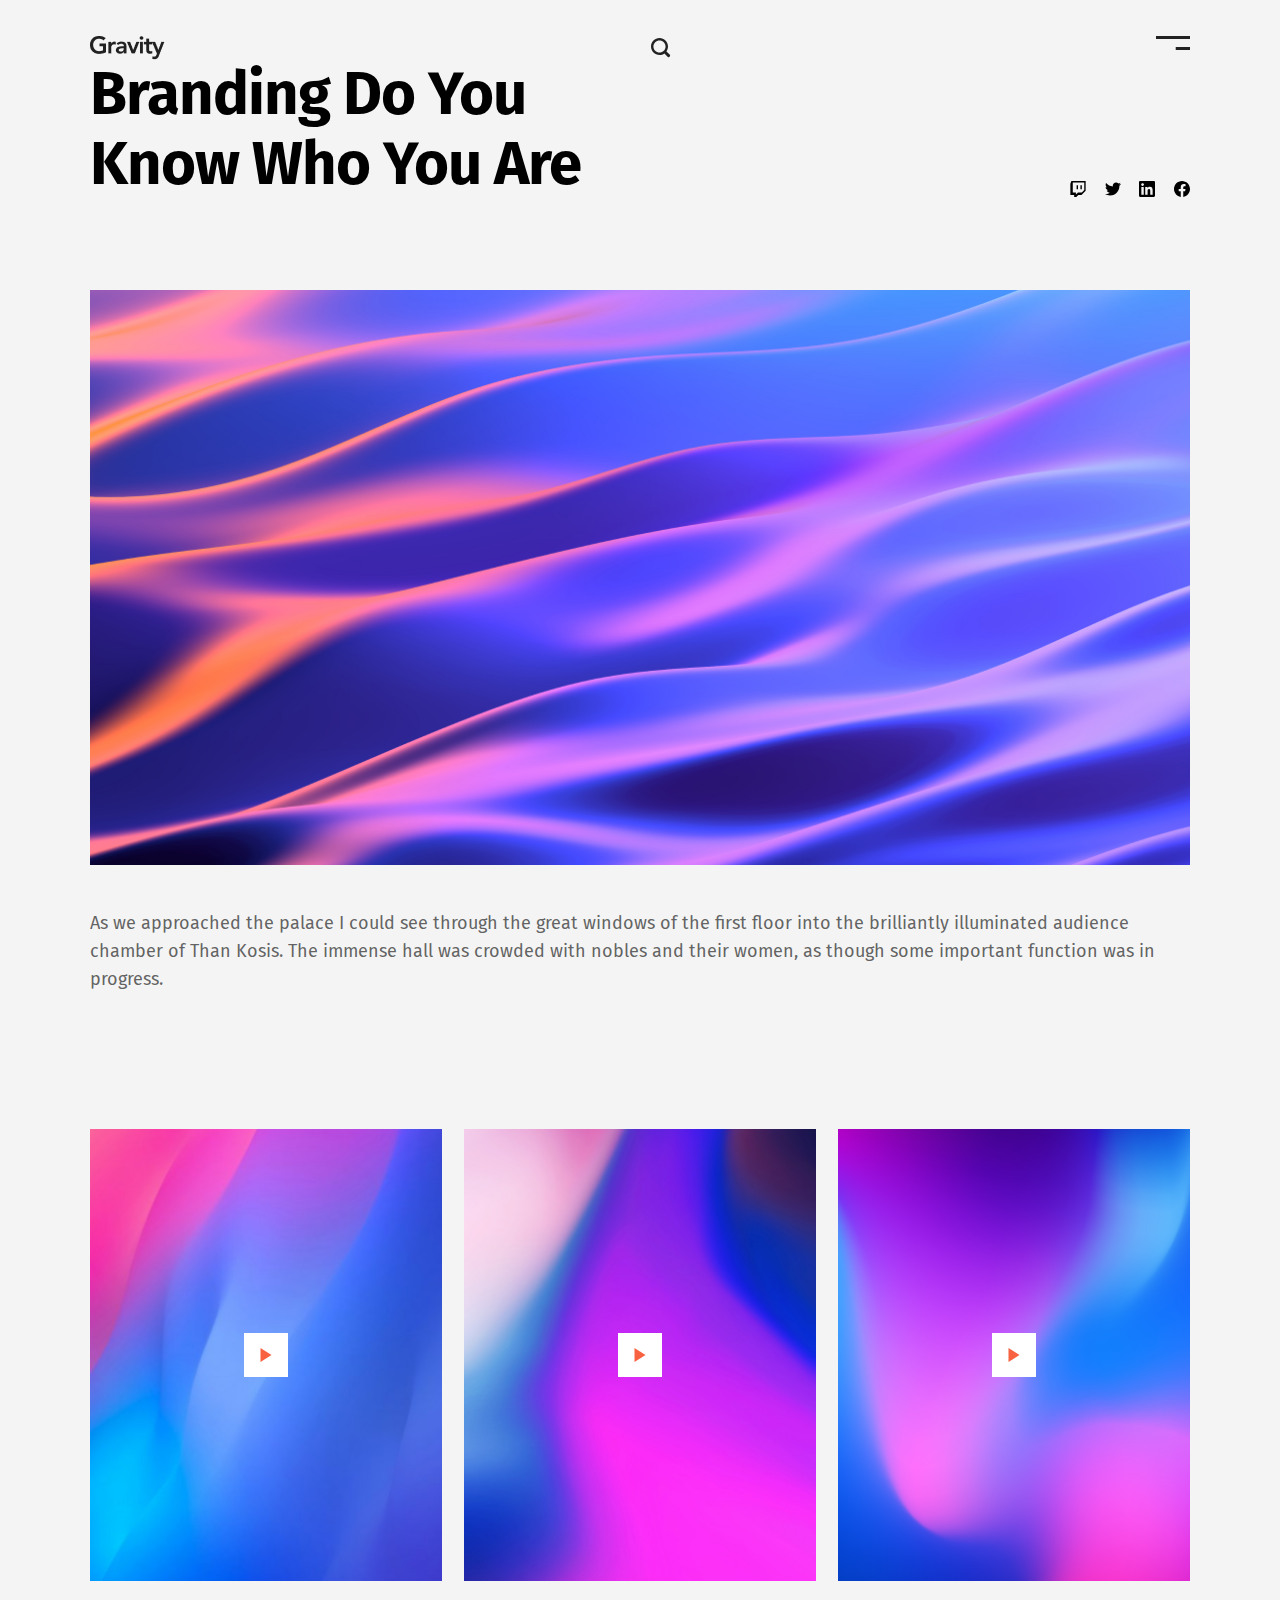
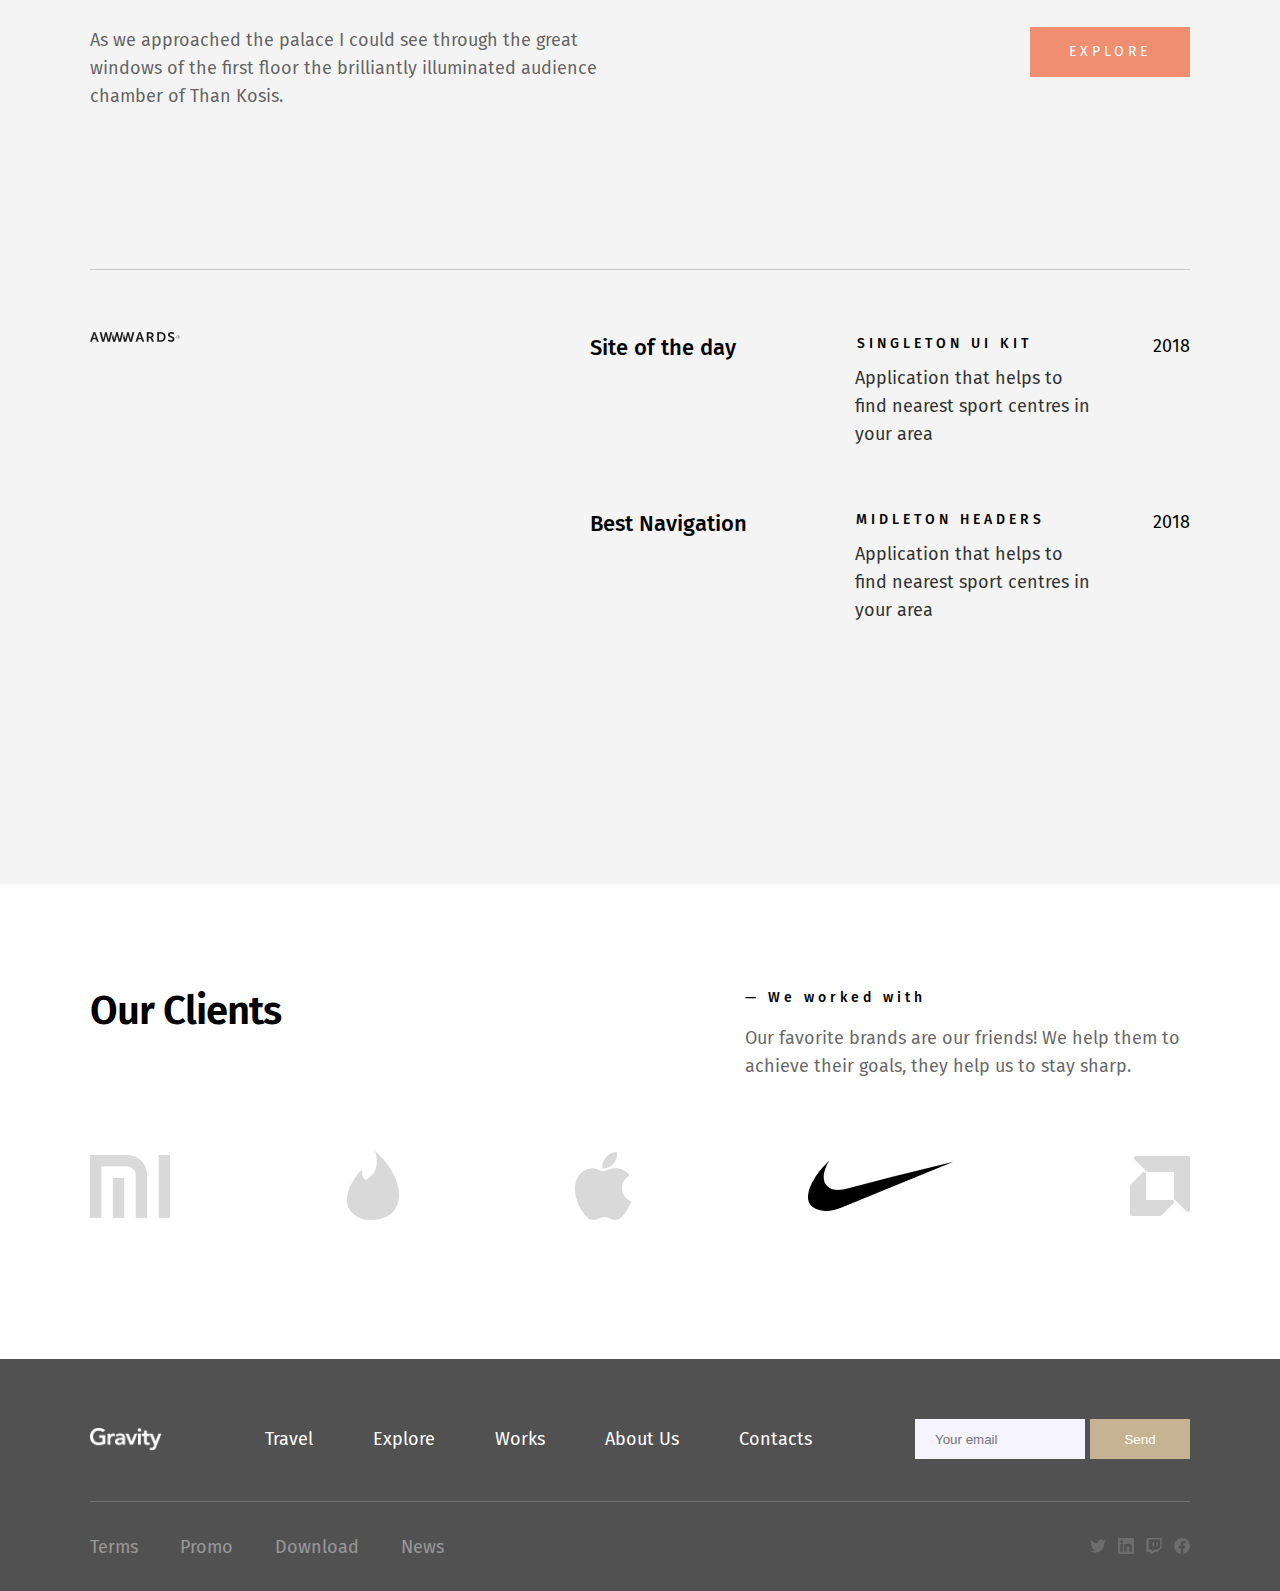
<file: work-details.html>
<!DOCTYPE html>
<html lang="en">
  <head>
    <meta charset="UTF-8" />
    <meta name="viewport" content="width=device-width, initial-scale=1.0" />
    <meta http-equiv="X-UA-Compatible" content="ie=edge" />

    <title>Graviry - Work Details</title>

    <link
      href="https://fonts.googleapis.com/css?family=Fira+Sans:400,500,600,700&display=swap"
      rel="stylesheet"
    />

    <link rel="stylesheet" href="/css/reset.css" />
    <link rel="stylesheet" href="/css/function.css" />
    <link rel="stylesheet" href="/css/base.css" />
    <link rel="stylesheet" href="/css/header.css" />
    <link rel="stylesheet" href="/css/featured.css" />
    <link rel="stylesheet" href="/css/explore.css" />
    <link rel="stylesheet" href="/css/awards.css" />
    <link rel="stylesheet" href="/css/our-clients.css" />
    <link rel="stylesheet" href="/css/footer.css" />
  </head>

  <body>
    <header class="header container">
      <img src="/img/logo.png" alt="Logo da Gravity" />
      <img src="/img/search-icon.svg" alt="Ícone de busca" />
      <a class="menu" href="">
        <span class="content">Menu</span>
      </a>
    </header>

    <section class="featured container">
      <h1 class="title">Branding Do You Know Who You Are</h1>
      <ul class="social">
        <li class="item">
          <a
            href="https://twitch.tv/marcobrunobr"
            target="_blank"
            rel="noopener noreferrer"
            class="action"
            ><img src="/img/icon-twitch.svg" alt="Twitch icon" class="icon"
          /></a>
        </li>
        <li class="item">
          <a
            href="https://twiteter.com/marcobrunobr"
            target="_blank"
            rel="noopener noreferrer"
            class="action"
            ><img src="/img/icon-twitter.svg" alt="Twitter icon" class="icon"
          /></a>
        </li>
        <li class="item">
          <a
            href="https://www.linkedin.com/in/marcobrunobr"
            target="_blank"
            rel="noopener noreferrer"
            class="action"
            ><img src="/img/icon-linkedin.svg" alt="Linkedin icon" class="icon"
          /></a>
        </li>
        <li class="item">
          <a
            href="https://facebook.com/marco.bruno.br"
            target="_blank"
            rel="noopener noreferrer"
            class="action"
            ><img src="/img/icon-facebook.svg" alt="Facebook icon" class="icon"
          /></a>
        </li>
      </ul>
      <figure class="wrapper-photo">
        <img src="/img/featured.png" alt="Placeholder" class="photo" />
        <figcaption class="caption">
          As we approached the palace I could see through the great windows of
          the first floor into the brilliantly illuminated audience chamber of
          Than Kosis. The immense hall was crowded with nobles and their women,
          as though some important function was in progress.
        </figcaption>
      </figure>
    </section>

    <section class="explore container">
      <ol class="images">
        <li class="item">
          <img src="/img/explore-1.png" alt="Explore 1" class="photo" />
        </li>
        <li class="item">
          <img src="/img/explore-2.png" alt="Explore 2" class="photo" />
        </li>
        <li class="item">
          <img src="/img/explore-3.png" alt="Explore 3" class="photo" />
        </li>
      </ol>
      <p class="description">
        As we approached the palace I could see through the great windows of the
        first floor the brilliantly illuminated audience chamber of Than Kosis.
      </p>
      <a href="#to-do" class="button">Explore</a>
    </section>

    <section class="awards container">
      <img src="/img/awards.png" alt="Logo Awards" class="logo" />

      <dl class="award">
        <dt class="title">Site of the day</dt>
        <dt class="subtitle">Singleton UI Kit</dt>
        <dd class="year">2018</dd>
        <dd class="description">
          Application that helps to find nearest sport centres in your area
        </dd>
      </dl>

      <dl class="award">
        <dt class="title">Best Navigation</dt>
        <dt class="subtitle">Midleton Headers</dt>
        <dd class="year">2018</dd>
        <dd class="description">
          Application that helps to find nearest sport centres in your area
        </dd>
      </dl>
    </section>

    <section class="wrapper-our-clients">
      <div class="our-clients container">
        <h1 class="title">Our Clients</h1>
        <h2 class="subtitle">— We worked with</h2>
        <p class="description">
          Our favorite brands are our friends! We help them to achieve their
          goals, they help us to stay sharp.
        </p>

        <ul class="clients">
          <li class="client">
            <a href="https://www.mi.com/global" class="action"
              ><img src="img/xiaomi.png" alt="Logo da Xiaomi" class="logo"
            /></a>
          </li>
          <li class="client">
            <a href="https://tinder.com/?lang=en" class="action"
              ><img src="img/tinder.png" alt="Logo da Tinder" class="logo"
            /></a>
          </li>
          <li class="client">
            <a href="https://www.apple.com/" class="action"
              ><img src="img/apple.png" alt="Logo da Apple" class="logo"
            /></a>
          </li>
          <li class="client">
            <a href="https://www.nike.com/pt/en" class="action"
              ><img src="img/nike.png" alt="Logo da Nike" class="logo"
            /></a>
          </li>
          <li class="client">
            <a href="https://www.amd.com/en" class="action"
              ><img src="img/amd.png" alt="Logo da AMD" class="logo"
            /></a>
          </li>
        </ul>
      </div>
    </section>

    <footer class="footer">
      <section class="first container">
        <img class="logo" src="img/logo-light.png" alt="Logo da Gravity" />

        <ul class="list">
          <li class="item">
            <a href="#" class="action">Travel</a>
          </li>
          <li class="item">
            <a href="#" class="action">Explore</a>
          </li>
          <li class="item">
            <a href="#" class="action">Works</a>
          </li>
          <li class="item">
            <a href="#" class="action">About Us</a>
          </li>
          <li class="item">
            <a href="#" class="action">Contacts</a>
          </li>
        </ul>

        <form action="" class="newletter">
          <input type="email" class="email" placeholder="Your email" />
          <input type="submit" value="Send" class="button" />
        </form>
      </section>

      <section class="second container">
        <ul class="list">
          <li class="item"><a href="#" class="action">Terms</a></li>
          <li class="item"><a href="#" class="action">Promo</a></li>
          <li class="item"><a href="#" class="action">Download</a></li>
          <li class="item"><a href="#" class="action">News</a></li>
        </ul>
        <ul class="social">
          <li class="item">
            <a href="https://twitter.com/marcobrunobr" class="action"
              >Twitter Marco Bruno</a
            >
          </li>
          <li class="item">
            <a href="http://linkedin.com/in/marcobrunobr" class="action"
              >Linkedin Marco Bruno</a
            >
          </li>
          <li class="item">
            <a href="http://twitch.tv/marcobrunobr" class="action"
              >Twitch Marco Bruno</a
            >
          </li>
          <li class="item">
            <a href="https://www.facebook.com/marco.bruno.br" class="action"
              >Facebook Marco Bruno</a
            >
          </li>
        </ul>
      </section>
    </footer>
  </body>
</html>
</file>
<file: css/function.css>
.container {
  max-width: 1100px;
  width: 95%;
  margin-left: auto;
  margin-right: auto;
}
</file>
<file: css/base.css>
body {
  font-family: "Fira Sans", sans-serif;
  background-color: #f4f4f4;
  min-width: 290px;
}

p {
  color: rgba(34, 34, 34, 0.7);
  font-size: 18px;
  line-height: 1.555em;
}
</file>
<file: css/header.css>
.header {
  display: flex;
  justify-content: space-between;
  padding-top: 4vh;
}

.menu {
  position: relative;
  width: 34px;
  height: 14px;
}

.menu .content {
  display: block;
  text-indent: -9999px;
}

.menu::before,
.menu::after {
  content: "";
  position: absolute;
  width: 100%;
  height: 3px;
  transform-origin: right center;
  background-color: #222;
}

.menu::after {
  right: 0;
  bottom: 0;
  transform: scaleX(0.42);
}

.menu:hover::before {
  animation: small 550ms linear reverse infinite;
}

.menu:hover::after {
  animation: big 550ms linear infinite;
}

@keyframes big {
  33% {
    transform: scaleX(0.33);
  }
  66% {
    transform: scaleX(1.2);
  }
  100% {
    transform: scaleX(0.42);
  }
}

@keyframes small {
  33% {
    transform: scaleX(0.33);
  }
  66% {
    transform: scaleX(1.2);
  }
  100% {
    transform: scaleX(1);
  }
}
</file>
<file: css/featured.css>
.featured {
  display: flex;
  flex-wrap: wrap;
  justify-content: space-between;
  margin-bottom: 135px;
}

.featured .title {
  font-size: 60px;
  line-height: 1.166em;
  letter-spacing: -1px;
  font-weight: bold;
  width: 540px;
}

.featured .social {
  display: flex;
  align-self: flex-end;
  width: 120px;
  justify-content: space-between;
}

.featured .icon {
  width: 16px;
}

.featured .wrapper-photo {
  margin-top: 90px;
}

.featured .photo {
  width: 100%;
  margin-bottom: 42px;
}

.featured .caption {
  color: rgba(34, 34, 34, 0.7);
  line-height: 1.555em;
  font-size: 18px;
}

/* 0 - 800 pixel de tela */
@media (max-width: 800px) {
  .featured .title {
    width: 60vw;
    font-size: 54px;
  }
}

@media (max-width: 740px) {
  .featured .title {
    font-size: 48px;
  }
}

@media (max-width: 650px) {
  .featured .title {
    font-size: 42px;
  }
}

@media (max-width: 570px) {
  .featured .title {
    width: 100%;
    margin-bottom: 25px;
  }

  .featured .social {
    margin-left: auto;
    margin-right: auto;
  }

  .featured .wrapper-photo {
    margin-top: 45px;
  }

  .featured .photo {
    margin-bottom: 20px;
  }
}

@media (max-width: 360px) {
  .featured .title {
    font-size: 34px;
  }
}
</file>
<file: css/explore.css>
.explore {
  display: flex;
  flex-wrap: wrap;
  justify-content: space-between;
  margin-bottom: 158px;
}

.explore .images {
  display: flex;
  width: 100%;
  justify-content: space-between;
  margin-bottom: 46px;
}

.explore .item {
  display: flex;
  justify-content: center;
  align-items: center;
  width: 32%;
}

.explore .item::before {
  content: "";
  display: block;
  width: 3.4vw;
  height: 3.4vw;
  background-color: #ffffff;
  position: absolute;
  min-width: 40px;
  min-height: 40px;
}

.explore .item::after {
  content: "";
  border: 11px solid transparent;
  border-top-width: 7px;
  border-bottom-width: 7px;
  border-left-color: #f96241;
  position: absolute;
  transform: translateX(25%);
}

.explore .photo {
  width: 100%;
}

.explore .description {
  width: 540px;
}

.explore .button {
  display: flex;
  justify-content: center;
  align-items: center;
  background-color: #ef8e70;
  width: 160px;
  height: 50px;
  text-decoration: none;
  color: #fff;
  font-size: 14px;
  line-height: 1em;
  text-transform: uppercase;
  letter-spacing: 4px;
}

@media (max-width: 800px) {
  .explore {
    margin-bottom: 80px;
  }

  .explore .images {
    margin-bottom: 25px;
  }

  .explore .description {
    width: 100%;
    margin-bottom: 20px;
  }

  .explore .button {
    margin-left: auto;
    margin-right: auto;
  }
}

@media (max-width: 350px) {
  .explore .images {
    flex-direction: column;
  }

  .explore .item {
    width: 100%;
    margin-bottom: 20px;
  }

  .explore .item::before {
    width: 65px;
    height: 65px;
  }
}
</file>
<file: css/awards.css>
.awards {
  display: flex;
  flex-wrap: wrap;
  justify-content: flex-end;
  position: relative;
  margin-bottom: 200px;
  padding-top: 62px;
  border-top: 1px solid rgba(34, 34, 34, 0.2);
}

.award {
  display: inline-flex;
  flex-wrap: wrap;
  max-width: 600px;
  justify-content: space-between;
  margin-bottom: 60px;
}

.awards .logo {
  position: absolute;
  top: 62px;
  left: 0;
}

.awards .title {
  font-size: 22px;
  line-height: 32px;
  font-weight: 500;
}

.awards .subtitle {
  font-size: 14px;
  font-weight: 500;
  line-height: 24px;
  letter-spacing: 4px;
  text-transform: uppercase;
}

.awards .year {
  font-size: 18px;
  line-height: 28px;
}

.awards .description {
  box-sizing: border-box;
  width: 100%;
  padding-left: 265px;
  padding-right: 100px;
  font-size: 18px;
  line-height: 28px;
  opacity: 0.8;
}
</file>
<file: css/our-clients.css>
.wrapper-our-clients {
  padding-top: 102px;
  padding-bottom: 135px;
  background-color: #fff;
}

.our-clients > .title {
  font-size: 40px;
  font-weight: 600;
  line-height: 50px;
  letter-spacing: -1px;
  float: left;
}

.our-clients > .subtitle {
  font-size: 14px;
  font-weight: 500;
  line-height: 24px;
  letter-spacing: 4px;
  margin-bottom: 15px;
}

.our-clients > .description {
  clear: right;
  margin-bottom: 70px;
}

.our-clients > .subtitle,
.our-clients > .description {
  width: 445px;
  float: right;
}

.our-clients > .clients {
  clear: both;
  display: flex;
  justify-content: space-between;
  align-items: center;
}

@media (max-width: 800px) {
  .our-clients > .title,
  .our-clients > .subtitle,
  .our-clients > .description {
    float: none;
    width: auto;
  }

  .our-clients > .description {
    width: 100%;
  }
}

@media (max-width: 680px) {
  .our-clients > .clients {
    flex-wrap: wrap;
  }

  .our-clients .client {
    display: flex;
    justify-content: center;
    width: 33%;
  }

  .our-clients .client:nth-child(n + 4) {
    width: 50%;
    margin-top: 40px;
  }
}

@media (max-width: 380px) {
  .our-clients .client {
    width: 50%;
  }

  .our-clients .client:last-child {
    width: 100%;
  }
}

@media (max-width: 350px) {
  .our-clients .client:nth-child(n) {
    width: 100%;
  }

  .our-clients .client:not(:last-child) {
    margin-bottom: 40px;
  }
}
</file>
<file: css/footer.css>
.footer {
  background-color: #515151;
  color: #fff;
  font-size: 18px;
  padding-top: 60px;
  padding-bottom: 35px;
}

.footer .first {
  display: flex;
  justify-content: space-between;
  align-items: center;
}

.footer .first .logo {
  height: 23px;
}

.footer .first .list {
  display: flex;
}

.footer .first .item {
  line-height: 28px;
}

.footer .first .item:not(:last-child) {
  margin-right: 60px;
}

.footer .first .action {
  color: inherit;
  text-decoration: none;
}

.footer .first .email {
  box-sizing: border-box;
  background-color: #f5f4ff;
  width: 170px;
  height: 40px;
  border: none;
  padding: 0 0 0 20px;
}

.footer .first .button {
  background-color: #c6b393;
  color: #fff;
  border: none;
  width: 100px;
  height: 40px;
}

.footer .second {
  display: flex;
  justify-content: space-between;
  margin-top: 42px;
  border-top: 1px solid rgba(255, 255, 255, 0.2);
  padding-top: 36px;
}

.footer .second .action {
  color: inherit;
  opacity: 0.4;
  text-decoration: none;
}

.footer .second .list {
  display: flex;
}

.footer .second .item:not(:last-child) {
  margin-right: 42px;
}

.footer .social {
  display: flex;
}

.footer .social .item:not(:last-child) {
  margin-right: 12px;
}

.footer .social .action {
  display: block;
  text-indent: -9999px;
  background-repeat: no-repeat;
  width: 16px;
  height: 16px;
}

.footer .social .action[href*="twitter"] {
  background-image: url(../img/icon-twitter-light.svg);
}

.footer .social .action[href*="linkedin"] {
  background-image: url(../img/icon-linkedin-light.svg);
}

.footer .social .action[href*="twitch"] {
  background-image: url(../img/icon-twitch-light.svg);
}

.footer .social .action[href*="facebook"] {
  background-image: url(../img/icon-facebook-light.svg);
}
</file>
